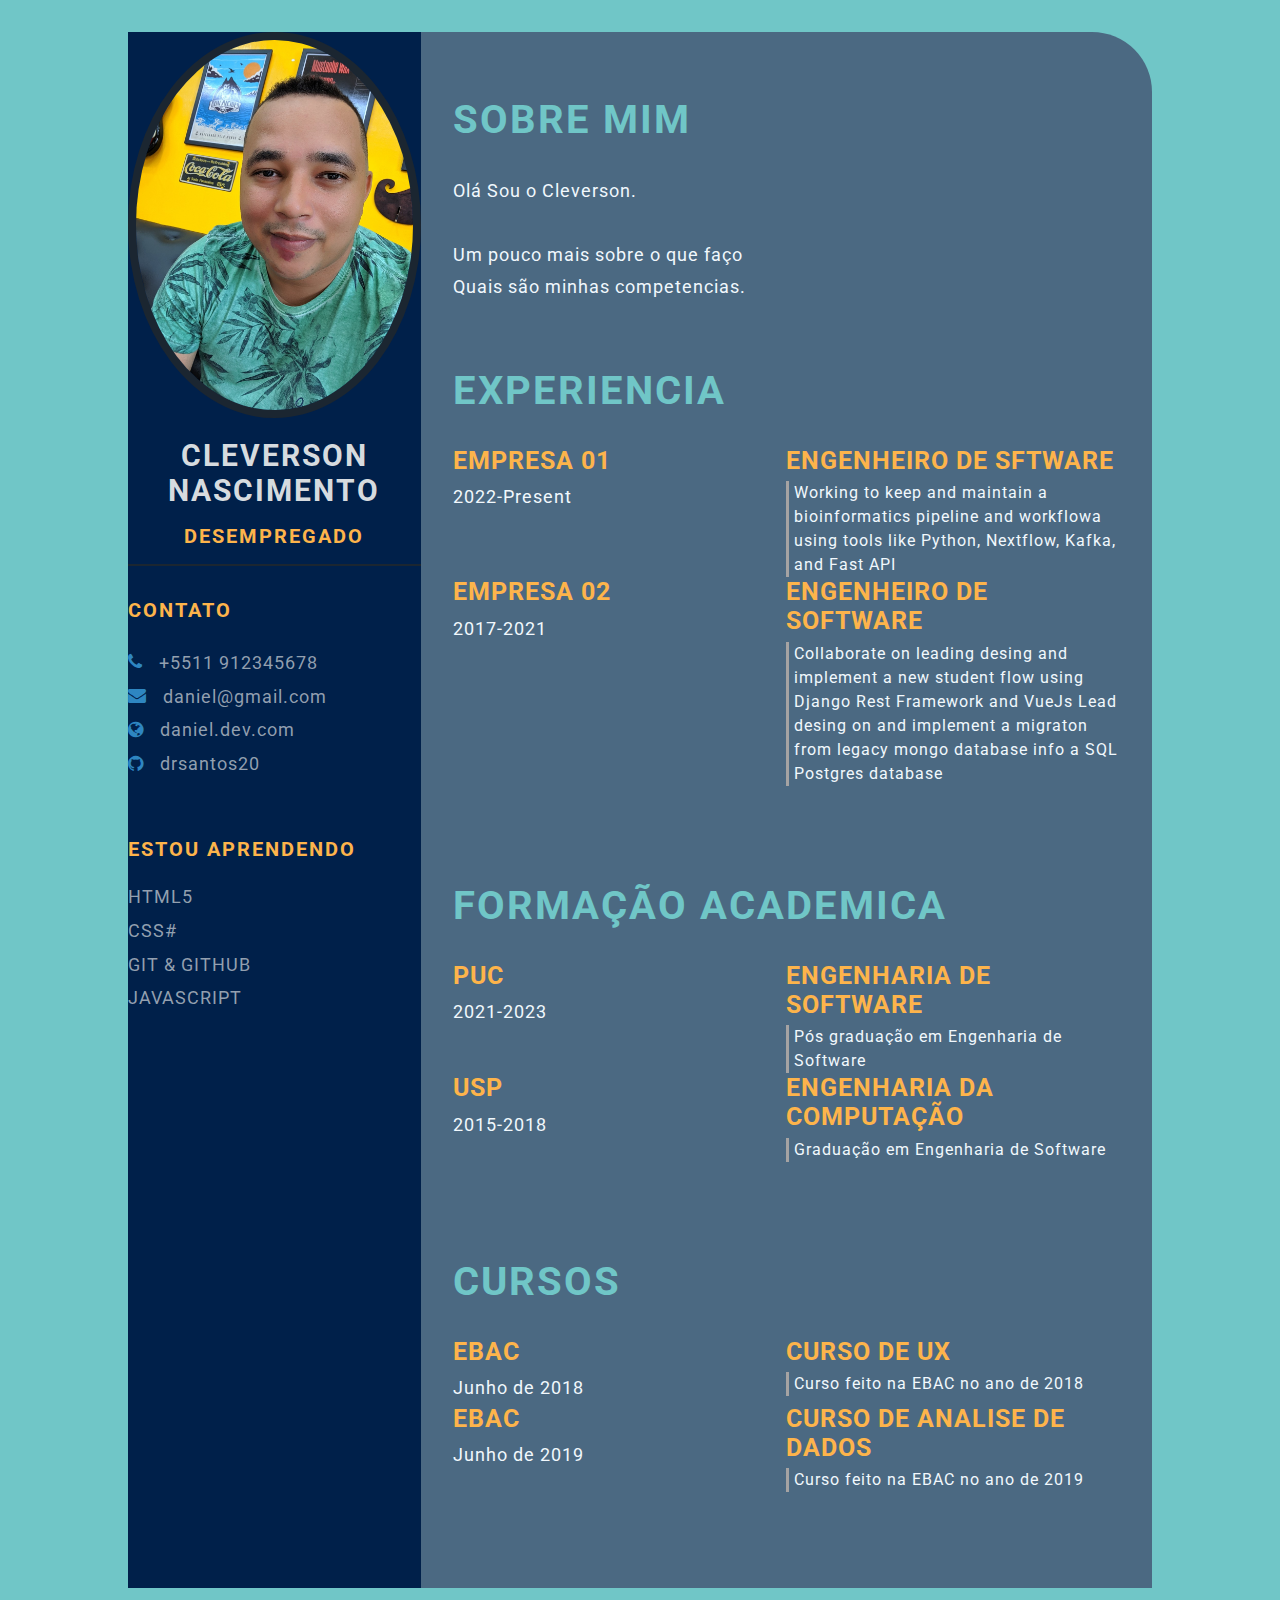
<file: index.html>
<!DOCTYPE html>
<html lang="pt-br">

<head>
    <meta charset="UTF-8">
    <meta http-equiv="X-UA-Compatible" content="IE=edge">
    <meta name="viewport" content="width=device-width, initial-scale=1.0">
    <title>Cleverson Nascimento CV</title>
    <link rel="stylesheet" href="style.css">

    <link rel="preconnect" href="https://fonts.googleapis.com">
    <link rel="preconnect" href="https://fonts.gstatic.com" crossorigin>
    <link href="https://fonts.googleapis.com/css2?family=Roboto:ital,wght@0,400;0,700;1,300&display=swap" rel="stylesheet">

    <!-- font-awesome -->
    <link rel="stylesheet" href="https://cdnjs.cloudflare.com/ajax/libs/font-awesome/4.7.0/css/font-awesome.min.css">
</head>

<body>
    <main class="resume-contents">
        <section class="left-section">
            <section class="left-section-contents">
                <div class="profile">
                    <img src="imagens/IMG_20191016_121933.jpg" alt="Profile image" class="profile-image">
                    <p class="name">Cleverson Nascimento</p>
                    <p class="profession">Desempregado</p>
                </div>
                <div class="contact-info">
                    <p class="left-title">Contato</p>
                    <ul>
                        <li><i class="fa fa-phone"></i>+5511 912345678
                        </li>
                        <li><i class="fa fa-envelope"></i>daniel@gmail.com
                        </li>
                        <li><i class="fa fa-globe"></i>daniel.dev.com
                        </li>
                        <li><i class="fa fa-github"></i>drsantos20
                        </li>
                    </ul>
                </div>

               
                <div class="skills">
                    <ul>
                        <p class="left-title">Estou Aprendendo</p>
                        <br>
                        <li>
                            <p>HTML5</p>
                        </li>
                        <li>
                            <p>CSS#</p>
                        </li>
                        <li>
                            <p>GIT & GITHUB</p>
                        </li>
                        <li>
                            <p>JAVASCRIPT</p>
                        </li>
                    </ul>
                </div>
            </section>
        </section>
        <section class="right-section">
            <div class="right-section-contents">
                <section class="about gap">
                    <div class="right-title">Sobre Mim</div>
                    <p class="about-me-contents">
                        Olá Sou o Cleverson.<br>
                        <br> Um pouco mais sobre o que faço
                        <br> Quais são minhas competencias.
                    </p>
                </section>
            

            <section class="experience gap">
                <div class="right-title">Experiencia</div>
                <div class="experience-contents">
                    <div class="exp-left">
                        <p class="exp-company-name">Empresa 01</p>
                        <p class="exp-time-period">2022-Present</p>
                    </div>

                    <div class="exp-right">
                        <p class="exp-position">Engenheiro de Sftware</p>
                        <p class="exp-desc">Working to keep and maintain a bioinformatics pipeline and workflowa using
                            tools like Python, Nextflow, Kafka, and Fast API</p>
                    </div>

                    <div class="exp-left">
                        <p class="exp-company-name">Empresa 02</p>
                        <p class="exp-time-period">2017-2021</p>
                    </div>

                    <div class="exp-right">
                        <p class="exp-position">Engenheiro de Software</p>
                        <p class="exp-desc">
                            Collaborate on leading desing and implement a new student flow using Django Rest Framework
                            and VueJs Lead desing on and implement a migraton from legacy mongo database info a SQL
                            Postgres database
                        </p>
                    </div>
                </div>
            </section>

            <section class="education gap">
                <div class="right-title">Formação Academica</div>
                <div class="education-contents">
                <div class="education-left">
                    <p class="education-school-name">PUC</p>
                    <p class="educationp-time-period">2021-2023</p>
                </div>
                <div class="education-right">
                    <p class="education-subject">Engenharia de Software</p>
                    <p class="education-desc">Pós graduação em Engenharia de Software</p>
                </div>

                <div class="education-left">
                    <p class="education-school-name">USP</p>
                    <p class="educationp-time-period">2015-2018</p>
                </div>
                <div class="education-right">
                    <p class="education-subject">Engenharia da Computação</p>
                    <p class="education-desc">Graduação em Engenharia de Software</p>
                </div>
            </div>
            </section>

            <section class="awards gap">
                <div class="right-title">Cursos</div>
                <div class="awards-contents">
                    <div class="awards-left">
                        <p class="awards-company-name">EBAC</p>
                        <p class="awards-time-period">Junho de 2018</p>
                    </div>
                    <div class="awards-right">
                        <p class="awards-name">Curso de UX</p>
                        <p class="awards-desc">Curso feito na EBAC no ano de 2018</p>
                    </div>
                    <div class="awards-left">
                        <p class="awards-company-name">EBAC</p>
                        <p class="awards-time-period">Junho de 2019</p>
                    </div>
                    <div class="awards-right">
                        <p class="awards-name">Curso de Analise de Dados</p>
                        <p class="awards-desc">Curso feito na EBAC no ano de 2019</p>
                    </div>
                </div>
            </section>
            </div>
        </section>
    </main>
</body>

</html>
</file>
<file: style.css>
* {
    margin: 0;
    padding: 0;
    box-sizing: border-box;
    list-style: none;
    font-family: 'Roboto', sans-serif;
}

body {
    background-color: #70c6c7;
}

.resume-contents {
    min-height: 100vh;
    width: 80%;
    margin: 2rem auto;
    display: grid;
    grid-template-columns: repeat(7, 1fr);
}

.left-section {
    grid-column: span 2;
    height: 100%;
    background-color: #00204A;
}

.right-section {
    grid-column: span 5;
    height: 100%;
    background-color: #4B6982;
    border-radius: 0px 60px 0px 0px;
}

.left-section-content{
    padding: 2rem 2rem;
}

.profile {
    width: 100%;
    border-bottom: 2px solid #1B2631;
}

.profile .profile-image {
    width: 100%;
    border-radius: 50%;
    border: 8px solid #1B2631;
}

.name {
    color: #D6DBDF;
    font-size: 30px;
    letter-spacing: 2px;
    text-transform: uppercase;
    text-align: center;
    font-weight: bold;
    padding: 1rem 0;
}

.profession {
    color: #FDB44B;
    font-size: 20px;
    text-transform: uppercase;
    text-align: center;
    letter-spacing: 2px;
    font-weight: bold;
    padding-bottom: 1rem;
}

/* .contact-info { border-bottom: 2px solid #1B2631; } */
.left-title {
    color: #FDB44B;
    font-size: 20px;
    letter-spacing: 2px;
    text-transform: uppercase;
    font-weight: bold;
    display: flex;
    align-items: center;
    padding-top: 2rem;
}

.contact-info ul {
    padding-top: 01.5rem;
}

.contact-info ul li,
.references ul li {
    padding: .4rem 0;
    display: flex;
    align-items: center;
    color: #d6dbdfaf;
    letter-spacing: 1px;
    font-size: 18px;
}

.contact-info ul li i,
.references ul li i {
    padding-right: 1rem;
    font-size: 18px;
    color: #2E86C1;
}

.skills ul {
    padding-top: 1.5rem;
}
.skills  ul li p {
    padding: .4rem 0;
    color: #d6dbdfaf;
    font-size: 18px;
    letter-spacing: 1px;
    display: flex;
    align-items: center;
    text-transform: uppercase;
}

.referance-name {
    padding-top: 1.5rem;
    padding-bottom: .4rem;
    font-size: 18px;
    color: #F9E79F;
    letter-spacing: 1px;
    text-transform: uppercase;
}

.referance-profession {
    font-size: 16px;
    color: #d6dbdfaf;
    letter-spacing: 1px;
    /* text-transform: uppercase; */
    padding-bottom: .4rem;
}


.right-section-contents {
    padding: 2rem 2rem;
}

.right-title {
    color: #70C6C7;
    font-size: 40px;
    letter-spacing: 2px;
    text-transform: uppercase;
    font-weight: bold;
    display: flex;
    align-items: center;
    padding: 2rem 0;
    position: relative;
}

.gap {
    padding-bottom: 2rem;
}
.about-me-contents {
    font-size: 18px;
    letter-spacing: 1px;
    line-height: 2rem;
    color: #F1F8FD;
}

.experience-contents,
.education-contents,
.awards-contents {
    display: grid;
    grid-template-columns: repeat(2, 1fr);
    padding-bottom: 2rem;
    color: #F1F8FD;
}

.exp-company-name,
.education-school-name,
.awards-company-name {
    font-size: 25px;
    font-weight: bold;
    text-transform: uppercase;
    letter-spacing: 1px;
    color: #FDB44B;
    padding-bottom: .4rem;
}

.exp-time-period,
.educationp-time-period,
.awards-time-period {
    font-size: 18px;
    letter-spacing: 1px;
    line-height: 2rem;
}

.exp-position,
.education-subject,
.awards-name {
    font-size: 25px;
    font-weight: bold;
    text-transform: uppercase;
    letter-spacing: 1px;
    color: #FDB44B;
    padding-bottom: .4rem;
}

.exp-desc,
.education-desc,
.awards-desc {
    font-size: 16px;
    letter-spacing: 1px;
    line-height: 1.5rem;
    border-left: 3px solid #a5a3a3;
    padding-left: 5px;
}

/* Media queries */
@media screen and (max-width:780px) {
    .experience-contents,
    .education-contents,
    .awards-contents {
        grid-template-columns: repeat(1, 1fr);
    }
}

@media screen and (max-width:780px) {
    .left-section {
        grid-column: span 3;
    }
    
    .right-section {
        grid-column: span 4;
    }
    
}

@media screen and (max-width:1200px) {
    .resume-contents {
        grid-template-columns: repeat(1, 1fr);
    }
}

@media screen and (max-width:390px) {
    .resume-contents {
        width: 100%;
        margin: 0 auto;
    }

    .name {
        font-size: 20px;
    }

    .profession {
        font-size: 18px;
    }

    .left-title {
        font-size: 18px;
    }

    .right-title {
        font-size: 18px;
    }

    .contact-info ul li,
    .references ul li {
        font-size: 12px;
    }

    .contact-info ul li i,
    .references ul li i {
        /* padding-right: 1rem; */
        font-size: 12px;
    }

    .skills ul li p {
        font-size: 12px;
    }

    .about-me-contents {
        font-size: 16px;
        line-height: 1.5rem;
    }

    .exp-company-name,
    .education-school-name,
    .awards-company-name {
        font-size: 18px;
    }

    .exp-time-period,
    .educationp-time-period,
    .awards-time-period {
        font-size: 16px;
    }

    .exp-position,
    .education-subject,
    .awards-name {
        font-size: 18px;
    }
}
</file>
